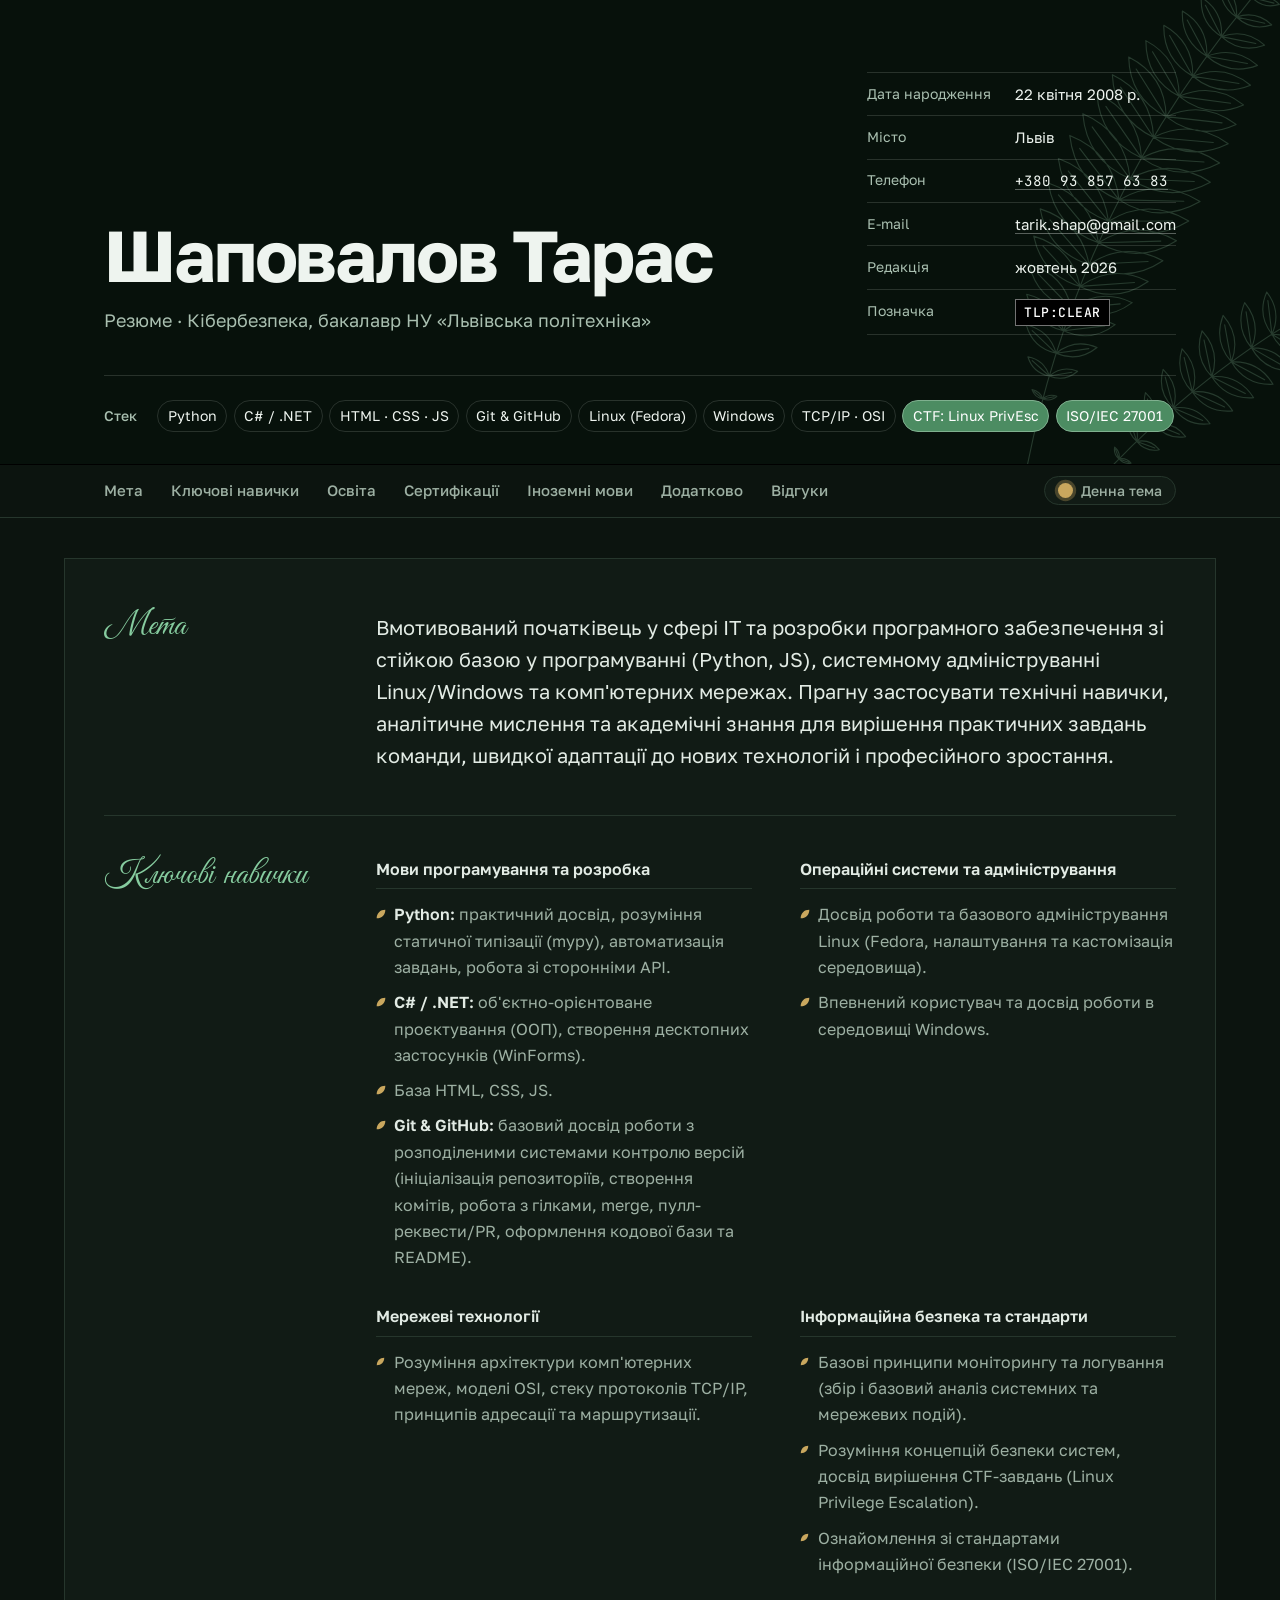
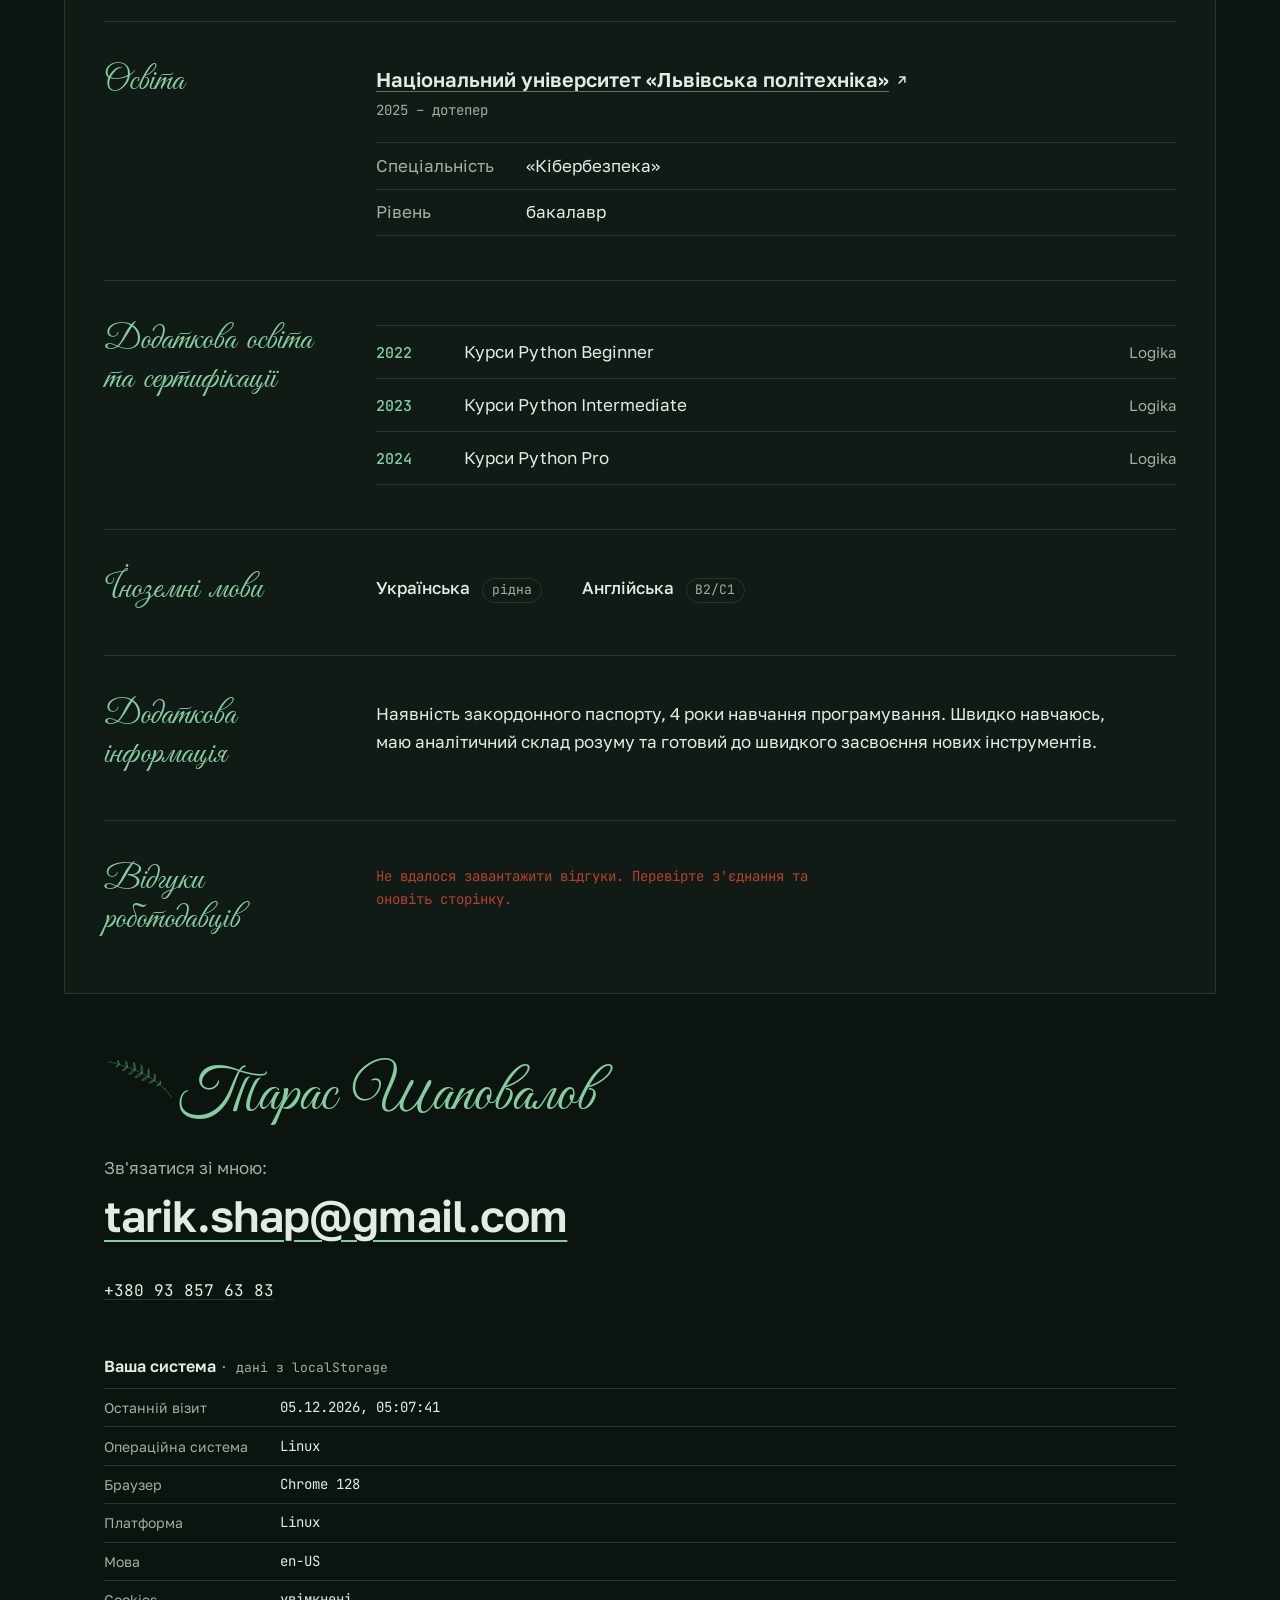
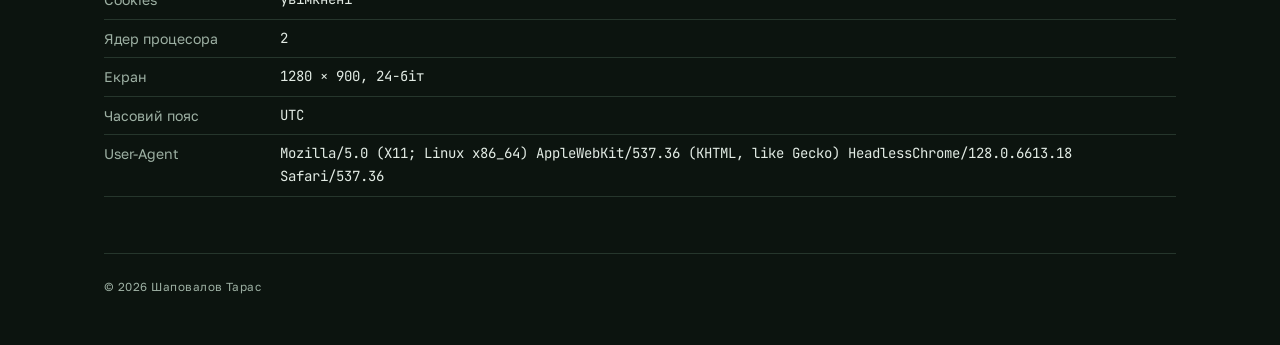
<file: index.html>
<!DOCTYPE html>
<html lang="uk">
<head>
    <meta charset="UTF-8">
    <meta name="viewport" content="width=device-width, initial-scale=1.0">
    <meta name="description" content="Резюме Тараса Шаповалова — початківця у сфері IT та розробки програмного забезпечення">
    <meta name="author" content="Шаповалов Тарас">
    <meta name="theme-color" content="#10261A">
    <title>Резюме — Шаповалов Тарас</title>

    <link rel="preconnect" href="https://fonts.googleapis.com">
    <link rel="preconnect" href="https://fonts.gstatic.com" crossorigin>
    <link rel="stylesheet" href="https://fonts.googleapis.com/css2?family=Golos+Text:wght@400;500;600;700&family=Great+Vibes&family=JetBrains+Mono:wght@400;500&display=swap">

    <!-- Зовнішній спосіб: основна частина правил -->
    <link rel="stylesheet" href="styles.css">

    <!-- Лабораторна №4: скрипт підключено в head без defer, щоб тема
         встановилась до першого малювання сторінки (без «спалаху») -->
    <script src="script.js"></script>

    <!-- Внутрішній спосіб: стилі лише для друку -->
    <style>
        @media print {
            body { background: #fff; }
            .masthead { background: #fff; color: #000; border-bottom: 2px solid #000; }
            .masthead a, .meta dt, .identity__role, .stack li { color: #000; }
            .meta dt, .meta dd, .stack, .stack li { border-color: #999; }
            .stack li[data-group="sec"] { background: none; color: #000; border: 2px solid #000; }
            .tlp { background: none; color: #000; border-color: #000; }
            .toc, .masthead__fern { display: none; }
            .row { break-inside: avoid; }
            a[href^="http"]::after { display: none; }
        }
    </style>
</head>
<body>
    <header class="masthead" id="top">
        <svg class="masthead__fern" aria-hidden="true" focusable="false" xmlns="http://www.w3.org/2000/svg" viewBox="0 0 460 620" fill="none" stroke="currentColor" stroke-width="1.1" stroke-linecap="round" stroke-linejoin="round"><path d="M70.0 620.0Q110.0 300.0 330.0 50.0M81.9 545.8Q81.9 545.8 81.9 545.8Q81.9 545.8 81.9 545.8M81.9 545.8L81.9 545.8M81.9 545.8Q81.9 545.8 81.9 545.8Q81.9 545.8 81.9 545.8M81.9 545.8L81.9 545.8M86.7 522.5Q86.7 522.5 86.7 522.5Q86.7 522.5 86.7 522.5M86.7 522.5L86.7 522.5M86.7 522.5Q86.7 522.5 86.7 522.5Q86.7 522.5 86.7 522.5M86.7 522.5L86.7 522.5M92.1 499.4Q92.1 499.4 92.1 499.4Q92.1 499.4 92.1 499.4M92.1 499.4L92.1 499.4M92.1 499.4Q92.1 499.4 92.1 499.4Q92.1 499.4 92.1 499.4M92.1 499.4L92.1 499.4M97.9 476.5Q105.7 479.4 111.8 473.9Q104.1 471.0 97.9 476.5M97.9 476.5L109.1 474.4M97.9 476.5Q95.3 468.7 87.2 467.3Q89.8 475.1 97.9 476.5M97.9 476.5L89.3 469.1M104.3 453.8Q119.7 459.9 132.4 449.1Q116.9 443.0 104.3 453.8M104.3 453.8L126.8 450.1M104.3 453.8Q99.4 437.9 83.1 434.7Q88.0 450.6 104.3 453.8M104.3 453.8L87.4 438.5M111.1 431.3Q133.1 440.5 151.6 425.5Q129.6 416.3 111.1 431.3M111.1 431.3L143.5 426.7M111.1 431.3Q104.7 408.4 81.5 403.2Q87.9 426.2 111.1 431.3M111.1 431.3L87.4 408.9M118.5 409.0Q145.9 421.3 169.6 402.9Q142.2 390.6 118.5 409.0M118.5 409.0L159.4 404.1M118.5 409.0Q111.1 379.9 81.9 372.8Q89.4 401.9 118.5 409.0M118.5 409.0L89.3 380.0M126.4 386.9Q158.2 402.1 186.5 381.1Q154.7 366.0 126.4 386.9M126.4 386.9L174.5 382.3M126.4 386.9Q118.5 352.6 84.5 343.4Q92.4 377.7 126.4 386.9M126.4 386.9L92.8 352.1M134.8 365.0Q170.0 382.8 202.3 360.1Q167.1 342.3 134.8 365.0M134.8 365.0L188.8 361.1M134.8 365.0Q126.8 326.3 88.9 315.2Q96.9 353.8 134.8 365.0M134.8 365.0L98.1 325.1M143.7 343.3Q181.4 363.4 216.9 339.6Q179.2 319.5 143.7 343.3M143.7 343.3L202.2 340.4M143.7 343.3Q136.0 301.2 95.3 288.2Q103.0 330.3 143.7 343.3M143.7 343.3L105.0 299.2M153.1 321.8Q192.3 343.9 230.3 319.7Q191.1 297.6 153.1 321.8M153.1 321.8L214.8 320.1M153.1 321.8Q146.0 277.3 103.4 262.6Q110.5 307.1 153.1 321.8M153.1 321.8L113.4 274.4M163.0 300.5Q202.8 324.2 242.5 300.2Q202.7 276.4 163.0 300.5M163.0 300.5L226.6 300.2M163.0 300.5Q156.8 254.5 113.3 238.3Q119.5 284.3 163.0 300.5M163.0 300.5L123.2 250.7M173.4 279.3Q213.1 304.2 253.7 280.9Q214.0 256.0 173.4 279.3M173.4 279.3L237.6 280.6M173.4 279.3Q168.2 232.8 124.6 215.4Q129.8 262.0 173.4 279.3M173.4 279.3L134.4 228.2M184.3 258.4Q223.1 284.0 263.9 261.8Q225.1 236.2 184.3 258.4M184.3 258.4L248.0 261.1M184.3 258.4Q180.2 212.2 137.5 194.0Q141.5 240.3 184.3 258.4M184.3 258.4L146.8 206.9M195.7 237.7Q232.9 263.4 273.1 242.7Q235.9 217.0 195.7 237.7M195.7 237.7L257.6 241.7M195.7 237.7Q192.8 192.6 151.5 173.9Q154.5 219.1 195.7 237.7M195.7 237.7L160.4 186.7M207.6 217.2Q242.7 242.6 281.6 223.7Q246.5 198.2 207.6 217.2M207.6 217.2L266.8 222.4M207.6 217.2Q205.8 173.9 166.8 155.2Q168.6 198.5 207.6 217.2M207.6 217.2L174.9 167.6M220.1 196.8Q252.4 221.5 289.4 204.5Q257.0 179.9 220.1 196.8M220.1 196.8L275.5 203.0M220.1 196.8Q219.2 156.2 183.0 137.8Q183.8 178.4 220.1 196.8M220.1 196.8L190.4 149.6M233.0 176.7Q262.3 200.1 296.7 185.2Q267.4 161.8 233.0 176.7M233.0 176.7L284.0 183.5M233.0 176.7Q233.1 139.2 200.0 121.5Q200.0 159.0 233.0 176.7M233.0 176.7L206.6 132.6M246.5 156.8Q272.4 178.4 303.7 165.7Q277.8 144.0 246.5 156.8M246.5 156.8L292.3 163.9M246.5 156.8Q247.3 123.0 217.8 106.3Q217.0 140.1 246.5 156.8M246.5 156.8L223.5 116.4M260.4 137.0Q282.8 156.6 310.6 146.0Q288.2 126.4 260.4 137.0M260.4 137.0L300.6 144.2M260.4 137.0Q261.8 107.3 236.2 92.1Q234.8 121.8 260.4 137.0M260.4 137.0L241.0 101.1M274.9 117.5Q293.7 134.6 317.6 126.0Q298.8 108.9 274.9 117.5M274.9 117.5L309.0 124.3M274.9 117.5Q276.6 92.1 255.0 78.7Q253.3 104.0 274.9 117.5M274.9 117.5L259.0 86.4M289.8 98.1Q305.0 112.5 324.7 105.9Q309.6 91.5 289.8 98.1M289.8 98.1L317.8 104.3M289.8 98.1Q291.7 77.4 274.2 65.9Q272.4 86.7 289.8 98.1M289.8 98.1L277.3 72.4M305.3 79.0Q316.8 90.4 332.3 85.6Q320.8 74.2 305.3 79.0M305.3 79.0L326.9 84.3M305.3 79.0Q307.1 62.9 293.7 53.7Q291.9 69.8 305.3 79.0M305.3 79.0L296.0 58.8"/><path d="M100.0 620.0Q240.0 440.0 440.0 350.0M139.3 572.6Q139.3 572.6 139.3 572.6Q139.3 572.6 139.3 572.6M139.3 572.6L139.3 572.6M139.3 572.6Q139.3 572.6 139.3 572.6Q139.3 572.6 139.3 572.6M139.3 572.6L139.3 572.6M156.1 554.0Q156.1 554.0 156.1 554.0Q156.1 554.0 156.1 554.0M156.1 554.0L156.1 554.0M156.1 554.0Q156.1 554.0 156.1 554.0Q156.1 554.0 156.1 554.0M156.1 554.0L156.1 554.0M173.4 536.0Q178.1 541.6 185.3 540.1Q180.5 534.5 173.4 536.0M173.4 536.0L182.9 539.3M173.4 536.0Q174.8 528.8 169.1 524.2Q167.7 531.4 173.4 536.0M173.4 536.0L170.0 526.5M191.0 518.6Q199.7 529.4 213.3 526.8Q204.6 516.0 191.0 518.6M191.0 518.6L208.9 525.2M191.0 518.6Q194.1 505.0 183.6 495.9Q180.5 509.5 191.0 518.6M191.0 518.6L185.0 500.5M209.0 501.7Q220.5 516.9 239.4 513.9Q227.8 498.7 209.0 501.7M209.0 501.7L233.3 511.4M209.0 501.7Q213.7 483.2 199.6 470.3Q194.9 488.8 209.0 501.7M209.0 501.7L201.5 476.6M227.4 485.4Q240.8 504.1 263.6 501.1Q250.2 482.4 227.4 485.4M227.4 485.4L256.3 497.9M227.4 485.4Q233.7 463.2 217.1 447.2Q210.8 469.4 227.4 485.4M227.4 485.4L219.2 454.9M246.1 469.6Q260.5 490.9 286.0 488.3Q271.7 467.0 246.1 469.6M246.1 469.6L278.0 484.5M246.1 469.6Q253.9 445.2 235.9 426.8Q228.2 451.3 246.1 469.6M246.1 469.6L237.9 435.4M265.3 454.5Q279.8 477.3 306.8 475.3Q292.2 452.4 265.3 454.5M265.3 454.5L298.5 471.1M265.3 454.5Q274.1 428.9 255.7 409.0Q246.9 434.6 265.3 454.5M265.3 454.5L257.6 418.1M284.8 439.9Q298.7 463.3 326.0 462.0Q312.0 438.6 284.8 439.9M284.8 439.9L317.7 457.6M284.8 439.9Q294.4 414.4 276.5 393.8Q266.8 419.4 284.8 439.9M284.8 439.9L278.1 403.1M304.7 425.9Q317.5 448.9 343.9 448.4Q331.0 425.3 304.7 425.9M304.7 425.9L336.1 443.9M304.7 425.9Q314.7 401.5 297.9 381.1Q287.9 405.5 304.7 425.9M304.7 425.9L299.3 390.1M324.9 412.4Q336.3 434.1 360.8 434.3Q349.5 412.6 324.9 412.4M324.9 412.4L353.7 429.9M324.9 412.4Q334.9 390.0 319.8 370.6Q309.9 393.1 324.9 412.4M324.9 412.4L320.9 379.0M345.6 399.5Q355.2 419.2 377.0 420.0Q367.5 400.3 345.6 399.5M345.6 399.5L370.7 415.9M345.6 399.5Q355.0 379.8 342.1 362.2Q332.6 381.9 345.6 399.5M345.6 399.5L342.8 369.6M366.6 387.2Q374.3 404.1 392.8 405.3Q385.2 388.4 366.6 387.2M366.6 387.2L387.6 401.7M366.6 387.2Q375.1 370.7 364.5 355.4Q356.1 371.9 366.6 387.2M366.6 387.2L365.0 361.8M388.1 375.4Q393.8 389.1 408.5 390.5Q402.8 376.8 388.1 375.4M388.1 375.4L404.4 387.5M388.1 375.4Q395.2 362.4 387.1 350.0Q380.0 363.0 388.1 375.4M388.1 375.4L387.3 355.1M409.8 364.2Q413.8 374.3 424.5 375.6Q420.6 365.5 409.8 364.2M409.8 364.2L421.6 373.4M409.8 364.2Q415.3 354.9 409.7 345.7Q404.2 355.0 409.8 364.2M409.8 364.2L409.7 349.4"/></svg>
        <div class="masthead__inner">
            <div class="identity">
                <h1>Шаповалов Тарас</h1>
                <p class="identity__role">Резюме · Кібербезпека, бакалавр НУ «Львівська політехніка»</p>
            </div>

            <address class="meta">
                <dl>
                    <div>
                        <dt>Дата народження</dt>
                        <dd><time datetime="2008-04-22">22 квітня 2008 р.</time></dd>
                    </div>
                    <div>
                        <dt>Місто</dt>
                        <dd>Львів</dd>
                    </div>
                    <div>
                        <dt>Телефон</dt>
                        <dd><a href="tel:+380938576383">+380 93 857 63 83</a></dd>
                    </div>
                    <div>
                        <dt>E-mail</dt>
                        <dd><a href="mailto:tarik.shap@gmail.com">tarik.shap@gmail.com</a></dd>
                    </div>
                    <div>
                        <dt>Редакція</dt>
                        <dd><time datetime="2026-10">жовтень 2026</time></dd>
                    </div>
                    <div>
                        <dt>Позначка</dt>
                        <dd><span class="tlp" title="Traffic Light Protocol: інформацію можна поширювати вільно">TLP:CLEAR</span></dd>
                    </div>
                </dl>
            </address>

            <div class="stack" aria-labelledby="stack-title">
                <h2 class="stack__title" id="stack-title">Стек</h2>
                <ul>
                    <li data-group="code">Python</li>
                    <li data-group="code">C# / .NET</li>
                    <li data-group="code">HTML · CSS · JS</li>
                    <li data-group="code">Git &amp; GitHub</li>
                    <li data-group="ops">Linux (Fedora)</li>
                    <li data-group="ops">Windows</li>
                    <li data-group="net">TCP/IP · OSI</li>
                    <li data-group="sec">CTF: Linux PrivEsc</li>
                    <li data-group="sec">ISO/IEC 27001</li>
                </ul>
            </div>
        </div>
    </header>

    <nav class="toc" aria-label="Зміст">
        <ul>
            <li><a href="#objective">Мета</a></li>
            <li><a href="#skills">Ключові навички</a></li>
            <li><a href="#education">Освіта</a></li>
            <li><a href="#certifications">Сертифікації</a></li>
            <li><a href="#languages">Іноземні мови</a></li>
            <li><a href="#additional">Додатково</a></li>
            <li><a href="#reviews">Відгуки</a></li>
            <li class="toc__theme">
                <button class="theme-toggle" id="theme-toggle" type="button" aria-pressed="false">
                    <span class="theme-toggle__icon" aria-hidden="true"></span>
                    <span class="theme-toggle__label">Нічна тема</span>
                </button>
            </li>
        </ul>
    </nav>

    <main class="sheet">
        <section id="objective" class="row">
            <h2>Мета</h2>
            <div class="row__body">
                <p>
                    Вмотивований початківець у сфері IT та розробки програмного забезпечення зі стійкою базою
                    у програмуванні (Python, JS), системному адмініструванні Linux/Windows та комп'ютерних мережах.
                    Прагну застосувати технічні навички, аналітичне мислення та академічні знання для вирішення
                    практичних завдань команди, швидкої адаптації до нових технологій і професійного зростання.
                </p>
            </div>
        </section>

        <section id="skills" class="row">
            <h2>Ключові навички</h2>

            <div class="row__body skills">
                <section class="skill-group">
                    <h3>Мови програмування та розробка</h3>
                    <ul>
                        <li>
                            <strong>Python:</strong> практичний досвід, розуміння статичної типізації (mypy),
                            автоматизація завдань, робота зі сторонніми API.
                        </li>
                        <li>
                            <strong>C# / .NET:</strong> об'єктно-орієнтоване проєктування (ООП), створення
                            десктопних застосунків (WinForms).
                        </li>
                        <li>База HTML, CSS, JS.</li>
                        <li>
                            <strong>Git &amp; GitHub:</strong> базовий досвід роботи з розподіленими системами
                            контролю версій (ініціалізація репозиторіїв, створення комітів, робота з гілками, merge,
                            пулл-реквести/PR, оформлення кодової бази та README).
                        </li>
                    </ul>
                </section>

                <section class="skill-group">
                    <h3>Операційні системи та адміністрування</h3>
                    <ul>
                        <li>
                            Досвід роботи та базового адміністрування Linux (Fedora, налаштування та кастомізація
                            середовища).
                        </li>
                        <li>Впевнений користувач та досвід роботи в середовищі Windows.</li>
                    </ul>
                </section>

                <section class="skill-group">
                    <h3>Мережеві технології</h3>
                    <ul>
                        <li>
                            Розуміння архітектури комп'ютерних мереж, моделі OSI, стеку протоколів TCP/IP,
                            принципів адресації та маршрутизації.
                        </li>
                    </ul>
                </section>

                <section class="skill-group">
                    <h3>Інформаційна безпека та стандарти</h3>
                    <ul>
                        <li>
                            Базові принципи моніторингу та логування (збір і базовий аналіз системних та мережевих
                            подій).
                        </li>
                        <li>
                            Розуміння концепцій безпеки систем, досвід вирішення CTF-завдань (Linux Privilege
                            Escalation).
                        </li>
                        <li>Ознайомлення зі стандартами інформаційної безпеки (ISO/IEC 27001).</li>
                    </ul>
                </section>
            </div>
        </section>

        <section id="education" class="row">
            <h2>Освіта</h2>
            <div class="row__body">
                <article class="school">
                    <h3>
                        <a href="https://lpnu.ua/">Національний університет «Львівська політехніка»</a>
                    </h3>
                    <p class="school__period"><time datetime="2025">2025</time> – дотепер</p>
                    <dl class="facts">
                        <div>
                            <dt>Спеціальність</dt>
                            <dd>«Кібербезпека»</dd>
                        </div>
                        <div>
                            <dt>Рівень</dt>
                            <dd>бакалавр</dd>
                        </div>
                    </dl>
                </article>
            </div>
        </section>

        <section id="certifications" class="row">
            <h2>Додаткова освіта та сертифікації</h2>
            <div class="row__body">
                <ol class="timeline">
                    <li><time datetime="2022">2022</time> <span>Курси Python Beginner</span> <span class="org">Logika</span></li>
                    <li><time datetime="2023">2023</time> <span>Курси Python Intermediate</span> <span class="org">Logika</span></li>
                    <li><time datetime="2024">2024</time> <span>Курси Python Pro</span> <span class="org">Logika</span></li>
                </ol>
            </div>
        </section>

        <section id="languages" class="row">
            <h2>Іноземні мови</h2>
            <div class="row__body">
                <ul class="langs">
                    <li>Українська <span class="level">рідна</span></li>
                    <li>Англійська <span class="level">B2/C1</span></li>
                </ul>
            </div>
        </section>

        <section id="additional" class="row">
            <h2>Додаткова інформація</h2>
            <div class="row__body">
                <p>
                    Наявність закордонного паспорту, 4 роки навчання програмування. Швидко навчаюсь, маю
                    аналітичний склад розуму та готовий до швидкого засвоєння нових інструментів.
                </p>
            </div>
        </section>

        <section id="reviews" class="row">
            <h2>Відгуки роботодавців</h2>
            <div class="row__body">
                <!-- Наповнюється з JSONPlaceholder у script.js -->
                <p class="reviews__status" id="reviews-status" role="status">Завантаження відгуків…</p>
                <ol class="reviews" id="reviews-list"></ol>
            </div>
        </section>
    </main>

    <footer class="closing">
        <div class="closing__inner">
            <p class="signature" aria-hidden="true"><svg class="signature__sprig" aria-hidden="true" focusable="false" xmlns="http://www.w3.org/2000/svg" viewBox="0 0 170 120" fill="none" stroke="currentColor" stroke-width="1.2" stroke-linecap="round" stroke-linejoin="round"><path d="M10.0 110.0Q50.0 50.0 160.0 25.0M26.7 89.5Q26.7 89.5 26.7 89.5Q26.7 89.5 26.7 89.5M26.7 89.5L26.7 89.5M26.7 89.5Q26.7 89.5 26.7 89.5Q26.7 89.5 26.7 89.5M26.7 89.5L26.7 89.5M37.9 79.1Q41.0 82.9 45.7 81.7Q42.6 77.9 37.9 79.1M37.9 79.1L44.1 81.2M37.9 79.1Q39.9 74.7 36.7 71.0Q34.7 75.5 37.9 79.1M37.9 79.1L36.9 72.7M50.5 69.5Q55.5 76.9 64.4 75.5Q59.4 68.0 50.5 69.5M50.5 69.5L61.6 74.3M50.5 69.5Q54.9 61.6 49.6 54.4Q45.2 62.2 50.5 69.5M50.5 69.5L49.8 57.4M64.5 60.5Q70.1 70.3 81.3 69.4Q75.8 59.6 64.5 60.5M64.5 60.5L78.0 67.6M64.5 60.5Q70.8 51.1 64.9 41.4Q58.6 50.8 64.5 60.5M64.5 60.5L64.8 45.2M79.9 52.2Q85.0 63.0 96.9 62.9Q91.9 52.1 79.9 52.2M79.9 52.2L93.5 60.7M79.9 52.2Q87.3 42.8 81.8 32.2Q74.5 41.6 79.9 52.2M79.9 52.2L81.4 36.2M96.8 44.6Q100.8 54.8 111.8 55.5Q107.8 45.2 96.8 44.6M96.8 44.6L108.8 53.3M96.8 44.6Q104.1 36.4 99.7 26.3Q92.4 34.5 96.8 44.6M96.8 44.6L99.1 29.9M115.0 37.7Q117.7 46.2 126.6 47.2Q123.9 38.8 115.0 37.7M115.0 37.7L124.3 45.3M115.0 37.7Q121.3 31.4 118.2 23.0Q111.9 29.3 115.0 37.7M115.0 37.7L117.6 25.9M134.6 31.5Q136.2 37.4 142.2 38.4Q140.6 32.5 134.6 31.5M134.6 31.5L140.7 37.0M134.6 31.5Q139.1 27.4 137.3 21.6Q132.8 25.7 134.6 31.5M134.6 31.5L136.8 23.6"/></svg><span>Тарас Шаповалов</span></p>
            <p class="closing__lead">Зв'язатися зі мною:</p>
            <a class="contact-link contact-link--vine" href="mailto:tarik.shap@gmail.com">tarik.shap@gmail.com<svg class="vine" viewBox="0 0 462 44" aria-hidden="true" focusable="false"><path class="vine__stem" pathLength="1" d="M2.0 17.0 L8.0 18.0 L14.0 18.4 L20.0 18.1 L26.0 17.1 L32.0 15.5 L38.0 13.8 L44.0 12.0 L50.0 10.6 L56.0 9.8 L62.0 9.6 L68.0 10.2 L74.0 11.4 L80.0 13.0 L86.0 14.8 L92.0 16.5 L98.0 17.7 L104.0 18.3 L110.0 18.3 L116.0 17.5 L122.0 16.1 L128.0 14.4 L134.0 12.6 L140.0 11.0 L146.0 10.0 L152.0 9.6 L158.0 9.9 L164.0 10.9 L170.0 12.5 L176.0 14.2 L182.0 16.0 L188.0 17.4 L194.0 18.2 L200.0 18.4 L206.0 17.8 L212.0 16.6 L218.0 15.0 L224.0 13.2 L230.0 11.5 L236.0 10.3 L242.0 9.7 L248.0 9.7 L254.0 10.5 L260.0 11.9 L266.0 13.6 L272.0 15.4 L278.0 17.0 L284.0 18.0 L290.0 18.4 L296.0 18.1 L302.0 17.1 L308.0 15.5 L314.0 13.8 L320.0 12.0 L326.0 10.6 L332.0 9.8 L338.0 9.6 L344.0 10.2 L350.0 11.4 L356.0 13.0 L362.0 14.8 L368.0 16.5 L374.0 17.7 L380.0 18.3 L386.0 18.3 L392.0 17.5 L398.0 16.1 L404.0 14.4 L410.0 12.6 L416.0 11.0 L422.0 10.0 L428.0 9.6 L434.0 9.9 L440.0 10.9 L446.0 12.5 L452.0 14.2"/><path class="vine__tendril" pathLength="1" d="M76.0 9.4 L76.9 9.2 L77.7 8.9 L78.4 8.6 L79.1 8.3 L79.7 7.9 L80.3 7.5 L80.8 7.0 L81.1 6.6 L81.4 6.1 L81.6 5.6 L81.8 5.1 L81.8 4.6 L81.8 4.2 L81.7 3.7 L81.5 3.3 L81.3 2.9 L81.0 2.5 L80.6 2.1 L80.3 1.8 L79.8 1.5 L79.4 1.3 L79.0 1.1 L78.5 0.9 L78.1 0.8 L77.6 0.7 L77.2 0.6 L76.8 0.6 L76.4 0.6 L76.1 0.6 L75.7 0.7 L75.5 0.7 L75.3 0.8 L75.1 0.9 L75.0 1.0 L74.9 1.0 L74.8 1.1 L74.8 1.2 L74.9 1.3 L75.0 1.3"/><path class="vine__tendril" pathLength="1" d="M190.0 16.8 L190.9 17.0 L191.7 17.2 L192.4 17.5 L193.1 17.9 L193.7 18.3 L194.3 18.7 L194.8 19.2 L195.1 19.6 L195.4 20.1 L195.6 20.6 L195.8 21.1 L195.8 21.6 L195.8 22.0 L195.7 22.5 L195.5 22.9 L195.3 23.3 L195.0 23.7 L194.6 24.1 L194.3 24.4 L193.8 24.6 L193.4 24.9 L193.0 25.1 L192.5 25.3 L192.1 25.4 L191.6 25.5 L191.2 25.6 L190.8 25.6 L190.4 25.6 L190.1 25.6 L189.7 25.5 L189.5 25.5 L189.3 25.4 L189.1 25.3 L189.0 25.2 L188.9 25.1 L188.8 25.0 L188.8 25.0 L188.9 24.9 L189.0 24.8"/><path class="vine__tendril" pathLength="1" d="M304.0 17.3 L304.9 17.1 L305.7 16.8 L306.4 16.5 L307.1 16.1 L307.7 15.7 L308.3 15.3 L308.8 14.9 L309.1 14.4 L309.4 13.9 L309.6 13.4 L309.8 13.0 L309.8 12.5 L309.8 12.0 L309.7 11.6 L309.5 11.1 L309.3 10.7 L309.0 10.3 L308.6 10.0 L308.3 9.7 L307.8 9.4 L307.4 9.1 L307.0 8.9 L306.5 8.8 L306.1 8.6 L305.6 8.5 L305.2 8.5 L304.8 8.4 L304.4 8.4 L304.1 8.5 L303.7 8.5 L303.5 8.6 L303.3 8.6 L303.1 8.7 L303.0 8.8 L302.9 8.9 L302.8 9.0 L302.8 9.1 L302.9 9.1 L303.0 9.2"/><path class="vine__tendril" pathLength="1" d="M418.0 13.4 L418.9 13.6 L419.7 13.9 L420.4 14.2 L421.1 14.5 L421.7 14.9 L422.3 15.3 L422.8 15.8 L423.1 16.2 L423.4 16.7 L423.6 17.2 L423.8 17.7 L423.8 18.2 L423.8 18.6 L423.7 19.1 L423.5 19.5 L423.3 19.9 L423.0 20.3 L422.6 20.7 L422.3 21.0 L421.8 21.3 L421.4 21.5 L421.0 21.7 L420.5 21.9 L420.1 22.0 L419.6 22.1 L419.2 22.2 L418.8 22.2 L418.4 22.2 L418.1 22.2 L417.7 22.1 L417.5 22.1 L417.3 22.0 L417.1 21.9 L417.0 21.8 L416.9 21.8 L416.8 21.7 L416.8 21.6 L416.9 21.5 L417.0 21.5"/><path class="vine__leaf vine__leaf--up" d="M30.0 16.1Q41.1 15.5 42.4 4.5Q31.4 5.1 30.0 16.1Z"/><path class="vine__leaf vine__leaf--down" d="M68.0 10.2Q69.4 21.2 80.4 21.8Q79.1 10.8 68.0 10.2Z"/><path class="vine__leaf vine__leaf--up" d="M106.0 18.4Q117.1 17.8 118.4 6.8Q107.4 7.4 106.0 18.4Z"/><path class="vine__leaf vine__leaf--down" d="M144.0 10.3Q145.4 21.3 156.4 21.9Q155.1 10.8 144.0 10.3Z"/><path class="vine__leaf vine__leaf--up" d="M182.0 16.0Q193.1 15.4 194.4 4.4Q183.4 4.9 182.0 16.0Z"/><path class="vine__leaf vine__leaf--down" d="M220.0 14.4Q221.4 25.4 232.4 26.0Q231.1 14.9 220.0 14.4Z"/><path class="vine__leaf vine__leaf--up" d="M258.0 11.4Q269.1 10.8 270.4 -0.2Q259.4 0.4 258.0 11.4Z"/><path class="vine__leaf vine__leaf--down" d="M296.0 18.1Q297.4 29.1 308.4 29.6Q307.1 18.6 296.0 18.1Z"/><path class="vine__leaf vine__leaf--up" d="M334.0 9.7Q345.1 9.1 346.4 -1.9Q335.4 -1.4 334.0 9.7Z"/><path class="vine__leaf vine__leaf--down" d="M372.0 17.4Q373.4 28.4 384.4 29.0Q383.1 17.9 372.0 17.4Z"/><path class="vine__leaf vine__leaf--up" d="M410.0 12.6Q417.2 12.2 418.0 5.1Q410.9 5.5 410.0 12.6Z"/></svg></a>
            <a class="contact-link contact-link--quiet" href="tel:+380938576383">+380 93 857 63 83</a>

            <!-- Вміст localStorage виводиться сюди зі script.js -->
            <section class="sysinfo" aria-labelledby="sysinfo-title">
                <h2 class="sysinfo__title" id="sysinfo-title">Ваша система <span>· дані з localStorage</span></h2>
                <dl class="sysinfo__list" id="sysinfo-list"></dl>
            </section>

            <!-- Вбудований (inline) спосіб підключення стилів -->
            <p class="closing__copy"><small style="letter-spacing: 0.04em;">&copy; 2026 Шаповалов Тарас</small></p>
        </div>
    </footer>

    <!-- Форма зворотного зв'язку: відкривається через 1 хвилину на сайті -->
    <dialog class="feedback" id="feedback" aria-labelledby="feedback-title">
        <div class="feedback__head">
            <h2 class="feedback__title" id="feedback-title">Напишіть мені</h2>
            <button class="feedback__close" id="feedback-close" type="button" aria-label="Закрити форму">&times;</button>
        </div>
        <p class="feedback__lead">Маєте пропозицію чи питання? Лист прийде мені на пошту.</p>

        <!-- Дані форми надсилає на пошту сервіс Formspree -->
        <form class="feedback__form" action="https://formspree.io/f/mkjjnwvb" method="POST">
            <label class="field">
                <span class="field__label">Ім'я</span>
                <input class="field__input" type="text" name="name" autocomplete="name" required>
            </label>
            <label class="field">
                <span class="field__label">Email</span>
                <input class="field__input" type="email" name="email" autocomplete="email" required>
            </label>
            <label class="field">
                <span class="field__label">Номер телефону</span>
                <input class="field__input" type="tel" name="phone" autocomplete="tel" placeholder="+380 __ ___ __ __">
            </label>
            <label class="field">
                <span class="field__label">Повідомлення</span>
                <textarea class="field__input" name="message" rows="5" required></textarea>
            </label>
            <button class="feedback__submit" type="submit">Надіслати</button>
        </form>
    </dialog>
</body>
</html>
</file>
<file: styles.css>
/* =========================================================
   Резюме — Шаповалов Тарас
   Лабораторна робота №3, частина 1: зовнішня таблиця стилів.
   Світ: бюлетень безпеки (security advisory).

   Зміст файлу:
     1. Токени (кольори, шрифти, розміри)
     2. Скидання та блокова модель
     3. Базові стилі тегів
     4. Шапка (masthead): ім'я, метадані, стек
     5. Зміст (sticky-навігація)
     6. Аркуш і рядки розділів (Grid)
     7. Вміст розділів
     8. Підвал і контакти
     9. Стани взаємодії та поверхні браузера
    10. Лабораторна №4: тема, відгуки, системна інформація, модальне вікно
    11. Адаптивність (медіазапити)
   ========================================================= */


/* ---------- 1. Токени ---------- */

:root {
    --paper: #edf1ec;
    --sheet: #ffffff;
    --ink: #15201a;
    --ink-2: #4b5a51;
    --rule: #d2dbd4;
    --accent: #1f5135;
    --accent-2: #3e7b54;
    --brass: #b08a3e;
    --accent-ink: #153a26;
    --accent-wash: #e2ede5;

    --mast: #10261a;
    --mast-ink: #eef4ef;
    --mast-ink-2: #a9bfb0;
    --mast-rule: rgba(238, 244, 239, 0.18);

    --font-text: "Golos Text", "Segoe UI", system-ui, sans-serif;
    --font-data: "JetBrains Mono", ui-monospace, Consolas, monospace;
    --font-script: "Great Vibes", "Segoe Script", cursive;

    --leaf: url("data:image/svg+xml,%3Csvg xmlns='http://www.w3.org/2000/svg' viewBox='0 0 12 12'%3E%3Cpath d='M1 11C1 5 5 1 11 1c0 6-4 10-10 10z'/%3E%3C/svg%3E");
    --grain: url("data:image/svg+xml,%3Csvg xmlns='http://www.w3.org/2000/svg' width='160' height='160'%3E%3Cfilter id='n'%3E%3CfeTurbulence type='fractalNoise' baseFrequency='.9' numOctaves='2' stitchTiles='stitch'/%3E%3CfeColorMatrix values='0 0 0 0 .12 0 0 0 0 .32 0 0 0 0 .2 0 0 0 .07 0'/%3E%3C/filter%3E%3Crect width='100%25' height='100%25' filter='url(%23n)'/%3E%3C/svg%3E");

    --wrap: 72rem;
    --gutter: clamp(1rem, 4vw, 2.5rem);
    --label-col: 14rem;
    --toc-h: 3.25rem;

    --ease-out: cubic-bezier(0.23, 1, 0.32, 1);
    --ease-grow: cubic-bezier(0.34, 1.45, 0.64, 1);

    color-scheme: light;
}

/* Нічна тема (лаб. №4): ті самі токени, перевизначені для темного фону.
   Атрибут data-theme на <html> ставить script.js */
:root[data-theme="dark"] {
    --paper: #0c140f;
    --sheet: #111b15;
    --ink: #e2ebe4;
    --ink-2: #9db0a3;
    --rule: #26362c;
    --accent: #86cc9f;
    --accent-2: #4c8c62;
    --brass: #c9a75e;
    --accent-ink: #b4e5c4;
    --accent-wash: #1a2c20;

    --mast: #07110b;
    --mast-rule: rgba(238, 244, 239, 0.14);

    --grain: none;

    color-scheme: dark;
}


/* ---------- 2. Скидання та блокова модель ---------- */

*,
*::before,
*::after {
    box-sizing: border-box;
}

html {
    scroll-padding-top: calc(var(--toc-h) + 1rem);
    -webkit-text-size-adjust: 100%;
    text-size-adjust: 100%;
}

@media (prefers-reduced-motion: no-preference) {
    html {
        scroll-behavior: smooth;
    }
}


/* ---------- 3. Базові стилі тегів ---------- */

body {
    margin: 0;
    background: var(--grain), var(--paper);
    color: var(--ink);
    font-family: var(--font-text);
    font-size: 1.0625rem;
    line-height: 1.65;
    -webkit-font-smoothing: antialiased;
}

h1,
h2,
h3 {
    margin: 0;
    line-height: 1.2;
    text-wrap: balance;
}

p {
    margin: 0;
    text-wrap: pretty;
}

ul,
ol {
    margin: 0;
    padding: 0;
    list-style: none;
}

dl,
dd {
    margin: 0;
}

address {
    font-style: normal;
}

strong {
    font-weight: 600;
}

time {
    font-variant-numeric: tabular-nums;
}

a {
    color: var(--accent);
    text-decoration-line: underline;
    text-decoration-thickness: 1px;
    text-underline-offset: 0.2em;
    text-decoration-color: color-mix(in srgb, currentColor 40%, transparent);
    transition: color 150ms ease, text-decoration-color 150ms ease;
}


/* ---------- 4. Шапка ---------- */

.masthead {
    position: relative;
    overflow: hidden;
    background: var(--mast);
    color: var(--mast-ink);
    border-bottom: 1px solid #000;
}

/* Ботанічна гравюра: декоративна папороть за вмістом шапки */
.masthead__fern {
    position: absolute;
    right: max(-8rem, calc((100% - var(--wrap)) / 2 - 15rem));
    bottom: -5rem;
    width: auto;
    height: 135%;
    color: #6f9a7d;
    opacity: 0.3;
    pointer-events: none;
}

.masthead__inner {
    position: relative;
    display: grid;
    grid-template-columns: minmax(0, 1fr) auto;
    grid-template-areas:
        "identity meta"
        "stack    stack";
    gap: 2.5rem 4rem;
    max-width: var(--wrap);
    margin: 0 auto;
    padding: clamp(2.5rem, 6vw, 4.5rem) var(--gutter) 2rem;
}

.identity {
    grid-area: identity;
    align-self: end;
}

h1 {
    font-size: clamp(2.5rem, 4.5vw + 1rem, 4.5rem);
    font-weight: 700;
    letter-spacing: -0.03em;
    line-height: 1;
}

.identity__role {
    margin-top: 0.9rem;
    color: var(--mast-ink-2);
    font-size: 1.125rem;
}

/* Метадані: пари «ключ — значення» як у бюлетені */
.meta {
    grid-area: meta;
    align-self: end;
}

.meta dl {
    display: grid;
    grid-template-columns: auto auto;
    column-gap: 0;
    border-top: 1px solid var(--mast-rule);
}

.meta dl > div {
    display: contents;
}

.meta dt,
.meta dd {
    padding: 0.55rem 0;
    border-bottom: 1px solid var(--mast-rule);
}

.meta dt {
    padding-right: 1.5rem;
    color: var(--mast-ink-2);
    font-size: 0.875rem;
}

.meta dd {
    font-size: 0.9375rem;
}

.masthead a {
    color: var(--mast-ink);
    text-decoration-color: rgba(238, 244, 239, 0.35);
}

.tlp {
    display: inline-block;
    padding: 0.1rem 0.5rem;
    border: 1px solid rgba(255, 255, 255, 0.45);
    background: #000;
    color: #fff;
    font-family: var(--font-data);
    font-size: 0.8125rem;
    font-weight: 500;
    letter-spacing: 0.04em;
}

/* Стек: навички на перший погляд */
.stack {
    grid-area: stack;
    display: flex;
    align-items: baseline;
    gap: 1.25rem;
    padding-top: 1.5rem;
    border-top: 1px solid var(--mast-rule);
}

.stack__title {
    flex: none;
    color: var(--mast-ink-2);
    font-size: 0.875rem;
    font-weight: 500;
}

.stack ul {
    display: flex;
    flex-wrap: wrap;
    gap: 0.4rem;
}

.stack li {
    padding: 0.3rem 0.6rem;
    border: 1px solid var(--mast-rule);
    border-radius: 999px;
    font-size: 0.875rem;
    line-height: 1.4;
    white-space: nowrap;
}

/* Селектор атрибута: напрям «безпека» виділено як головний профіль */
.stack li[data-group="sec"] {
    border-color: #7fb08f;
    background: var(--accent-2);
    color: #fff;
}


/* ---------- 5. Зміст ---------- */

.toc {
    position: sticky;
    top: 0;
    z-index: 10;
    background: var(--paper);
    border-bottom: 1px solid var(--rule);
}

.toc ul {
    display: flex;
    gap: 1.75rem;
    max-width: var(--wrap);
    height: var(--toc-h);
    margin: 0 auto;
    padding: 0 var(--gutter);
    overflow-x: auto;
    scrollbar-width: none;
}

.toc a {
    display: flex;
    align-items: center;
    position: relative;
    height: 100%;
    color: var(--ink-2);
    font-size: 0.9375rem;
    font-weight: 500;
    text-decoration: none;
    white-space: nowrap;
    transition: color 150ms ease, transform 160ms var(--ease-out);
}


/* ---------- 6. Аркуш і рядки (CSS Grid) ---------- */

.sheet {
    max-width: var(--wrap);
    margin: 2.5rem auto 0;
    padding: 0.5rem calc(var(--gutter) - 1px);
    background: var(--sheet);
    border: 1px solid var(--rule);
}

.row {
    display: grid;
    grid-template-columns: var(--label-col) minmax(0, 1fr);
    gap: 1rem 3rem;
    padding: 2.75rem 0;
    border-top: 1px solid var(--rule);
}

.row:first-child {
    border-top: 0;
}

.row > h2 {
    position: sticky;
    top: calc(var(--toc-h) + 1.25rem);
    align-self: start;
    margin: -0.35rem -0.5rem 0;
    padding: 0.1rem 0.5rem;
    color: var(--accent);
    font-family: var(--font-script);
    font-size: 2.125rem;
    font-weight: 400;
    line-height: 1.15;
    word-spacing: 0.12em;
}

.row__body {
    min-width: 0;
}

.row__body > p {
    max-width: 68ch;
}

/* Провідний рядок: мета читається першою */
#objective .row__body > p {
    font-size: 1.25rem;
    line-height: 1.6;
}


/* ---------- 7. Вміст розділів ---------- */

/* Навички: сітка з тонкими лініями, без карток */
.skills {
    display: grid;
    grid-template-columns: repeat(2, minmax(0, 1fr));
    gap: 2.25rem 3rem;
}

.skill-group h3 {
    margin-bottom: 0.75rem;
    padding-bottom: 0.6rem;
    border-bottom: 1px solid var(--rule);
    font-size: 1rem;
    font-weight: 600;
}

.skill-group li,
.langs li {
    position: relative;
}

.skill-group li {
    padding-left: 1.15rem;
    color: var(--ink-2);
    font-size: 1rem;
}

.skill-group li + li {
    margin-top: 0.55rem;
}

.skill-group li::before {
    content: "";
    position: absolute;
    left: 0;
    top: 0.5em;
    width: 0.6rem;
    height: 0.6rem;
    background: var(--brass);
    -webkit-mask: var(--leaf) center / contain no-repeat;
    mask: var(--leaf) center / contain no-repeat;
}

.skill-group strong {
    color: var(--ink);
}

/* Освіта */
.school h3 {
    font-size: 1.25rem;
    font-weight: 600;
    line-height: 1.35;
}

.school h3 a {
    color: var(--ink);
}

.school__period {
    margin-top: 0.35rem;
    color: var(--ink-2);
    font-family: var(--font-data);
    font-size: 0.875rem;
}

.facts {
    display: grid;
    grid-template-columns: max-content minmax(0, 1fr);
    gap: 0;
    margin-top: 1.25rem;
    border-top: 1px solid var(--rule);
}

.facts > div {
    display: contents;
}

.facts dt,
.facts dd {
    padding: 0.55rem 0;
    border-bottom: 1px solid var(--rule);
}

.facts dt {
    padding-right: 2rem;
    color: var(--ink-2);
}

/* Сертифікації: рік — назва — організація */
.timeline li {
    display: grid;
    grid-template-columns: 4.5rem minmax(0, 1fr) auto;
    align-items: baseline;
    gap: 1rem;
    padding: 0.75rem 0;
    border-bottom: 1px solid var(--rule);
}

.timeline li:first-child {
    border-top: 1px solid var(--rule);
}

.timeline time {
    color: var(--accent);
    font-family: var(--font-data);
    font-size: 0.9375rem;
    font-weight: 500;
}

.org {
    color: var(--ink-2);
    font-size: 0.9375rem;
}

/* Мови */
.langs {
    display: flex;
    flex-wrap: wrap;
    gap: 0.75rem 2.5rem;
}

.langs li {
    display: flex;
    align-items: baseline;
    gap: 0.75rem;
    font-weight: 500;
}

.level {
    padding: 0.05rem 0.55rem;
    border-radius: 999px;
    border: 1px solid var(--rule);
    color: var(--ink-2);
    font-family: var(--font-data);
    font-size: 0.8125rem;
    font-weight: 400;
}


/* ---------- 8. Підвал ---------- */

.closing__inner {
    display: flex;
    flex-direction: column;
    align-items: flex-start;
    gap: 0.5rem;
    max-width: var(--wrap);
    margin: 0 auto;
    padding: 4.5rem var(--gutter) 3rem;
}

.signature {
    display: flex;
    align-items: flex-end;
    gap: 0.25rem;
    margin-bottom: 1.25rem;
    color: var(--accent);
    font-family: var(--font-script);
    font-size: clamp(2.5rem, 4vw + 1rem, 3.75rem);
    line-height: 1;
    word-spacing: 0.12em;
}

.signature__sprig {
    width: 4.5rem;
    height: auto;
    color: var(--accent-2);
    transform: translateY(-0.4em) scaleX(-1);
}

.closing__lead {
    color: var(--ink-2);
}

.contact-link {
    display: inline-block;
    color: var(--ink);
    font-size: clamp(1.5rem, 3vw + 0.75rem, 2.75rem);
    font-weight: 600;
    letter-spacing: -0.02em;
    line-height: 1.2;
    text-decoration-thickness: 2px;
    text-underline-offset: 0.18em;
    text-decoration-color: var(--accent);
    transition: color 150ms ease, transform 160ms var(--ease-out);
}

.contact-link--quiet {
    font-family: var(--font-data);
    font-size: 1.0625rem;
    font-weight: 400;
    letter-spacing: 0;
    text-decoration-thickness: 1px;
    text-decoration-color: var(--rule);
}

.closing__copy {
    margin-top: 3rem;
    padding-top: 1.25rem;
    border-top: 1px solid var(--rule);
    align-self: stretch;
    color: var(--ink-2);
    font-size: 0.875rem;
}


/* ---------- 9. Стани та поверхні браузера ---------- */

/* Селектори атрибутів для типів посилань */
a[href^="tel:"] {
    font-family: var(--font-data);
    font-size: 0.95em;
    font-variant-numeric: tabular-nums;
}

a[href^="http"]::after {
    content: "";
    display: inline-block;
    width: 0.7em;
    height: 0.7em;
    margin-left: 0.3em;
    background: currentColor;
    -webkit-mask: url("data:image/svg+xml,%3Csvg xmlns='http://www.w3.org/2000/svg' viewBox='0 0 24 24' fill='none' stroke='black' stroke-width='2.5' stroke-linecap='round' stroke-linejoin='round'%3E%3Cpath d='M7 17 17 7M8 7h9v9'/%3E%3C/svg%3E") center / contain no-repeat;
    mask: url("data:image/svg+xml,%3Csvg xmlns='http://www.w3.org/2000/svg' viewBox='0 0 24 24' fill='none' stroke='black' stroke-width='2.5' stroke-linecap='round' stroke-linejoin='round'%3E%3Cpath d='M7 17 17 7M8 7h9v9'/%3E%3C/svg%3E") center / contain no-repeat;
}

/* :hover — лише на пристроях із точним вказівником */
@media (hover: hover) and (pointer: fine) {
    a:hover {
        color: var(--accent-ink);
        text-decoration-color: currentColor;
    }

    .masthead a:hover {
        color: #fff;
    }

    .toc a:hover {
        color: var(--ink);
    }

    .contact-link:hover {
        color: var(--accent);
    }
}

/* :focus-visible — помітне кільце для клавіатури */
a:focus-visible {
    outline: 2px solid var(--accent);
    outline-offset: 3px;
    border-radius: 2px;
}

.masthead a:focus-visible {
    outline-color: #fff;
}

.toc a:focus-visible {
    outline-offset: -2px;
}

/* :active — відгук на натискання */
.contact-link:active {
    transform: scale(0.97);
}

/* :target — підсвітка розділу, до якого перейшли зі змісту */

.row:target {
    border-top-color: var(--accent);
}

.row:target > h2 {
    color: var(--accent-ink);
    animation: cue 1.4s var(--ease-out);
}

@keyframes cue {
    from {
        background-color: var(--accent-wash);
    }

    to {
        background-color: transparent;
    }
}

::selection {
    background: var(--accent);
    color: #fff;
}

html {
    scrollbar-color: #9aaa9f var(--paper);
}

@media (prefers-reduced-motion: reduce) {
    .row:target > h2 {
        animation: none;
    }

    .contact-link:active {
        transform: none;
    }
}



/* ---------- 9a. Живі анімації: паростки та лоза ---------- */

/* Зміст: з-під пункту проростає стебло з листком на кінці */
.toc a::after,
.toc a::before {
    content: "";
    position: absolute;
    pointer-events: none;
}

.toc a::after {
    left: 0;
    right: 0.55rem;
    bottom: 0.7rem;
    height: 1.5px;
    border-radius: 1px;
    background: var(--accent-2);
    transform: scaleX(0);
    transform-origin: left center;
    transition: transform 160ms ease;
}

.toc a::before {
    right: 0;
    bottom: 0.7rem;
    width: 0.6rem;
    height: 0.6rem;
    background: var(--accent-2);
    -webkit-mask: var(--leaf) center / contain no-repeat;
    mask: var(--leaf) center / contain no-repeat;
    opacity: 0;
    transform: scale(0.4) rotate(-35deg);
    transform-origin: 0% 100%;
    transition: opacity 120ms ease, transform 160ms ease;
}

/* Лоза під e-mail: стебло малюється, листки розкриваються по черзі */
.contact-link--vine {
    position: relative;
    margin-bottom: 0.7em;
    transition: color 150ms ease, text-decoration-color 200ms ease, transform 160ms var(--ease-out);
}

.vine {
    position: absolute;
    left: 0;
    top: calc(100% - 0.2em);
    width: 100%;
    height: auto;
    overflow: visible;
    pointer-events: none;
}

.vine__stem,
.vine__tendril {
    fill: none;
    stroke-linecap: round;
    stroke-dasharray: 1;
    stroke-dashoffset: 1;
    transition: stroke-dashoffset 180ms ease;
}

.vine__stem {
    stroke: var(--accent-2);
    stroke-width: 1.6;
}

.vine__tendril {
    stroke: var(--brass);
    stroke-width: 1.1;
}

.vine__leaf {
    fill: var(--accent-2);
    opacity: 0;
    transform: scale(0.3) rotate(-25deg);
    transform-box: fill-box;
    transition: opacity 120ms ease, transform 180ms ease;
}

.vine__leaf--up {
    transform-origin: 0% 100%;
}

.vine__leaf--down {
    transform-origin: 0% 0%;
    transform: scale(0.3) rotate(25deg);
}

/* Телефон: поруч розпускається один латунний листок */
.contact-link--quiet::after {
    content: "";
    display: inline-block;
    width: 0.85em;
    height: 0.85em;
    margin-left: 0.4em;
    background: var(--brass);
    -webkit-mask: var(--leaf) center / contain no-repeat;
    mask: var(--leaf) center / contain no-repeat;
    opacity: 0;
    transform: scale(0.3) rotate(-40deg);
    transform-origin: 0% 100%;
    transition: opacity 120ms ease, transform 160ms ease;
}

/* Затримки: листок розкривається, коли до нього доросте стебло */
.vine__leaf:nth-of-type(6) { --d: 60ms; }
.vine__leaf:nth-of-type(7) { --d: 115ms; }
.vine__leaf:nth-of-type(8) { --d: 170ms; }
.vine__leaf:nth-of-type(9) { --d: 225ms; }
.vine__leaf:nth-of-type(10) { --d: 280ms; }
.vine__leaf:nth-of-type(11) { --d: 335ms; }
.vine__leaf:nth-of-type(12) { --d: 390ms; }
.vine__leaf:nth-of-type(13) { --d: 445ms; }
.vine__leaf:nth-of-type(14) { --d: 500ms; }
.vine__leaf:nth-of-type(15) { --d: 555ms; }
.vine__leaf:nth-of-type(16) { --d: 610ms; }
.vine__tendril:nth-of-type(2) { --d: 255ms; }
.vine__tendril:nth-of-type(3) { --d: 420ms; }
.vine__tendril:nth-of-type(4) { --d: 585ms; }
.vine__tendril:nth-of-type(5) { --d: 750ms; }

/* Стан «виросло»: наведення на точних пристроях */
@media (hover: hover) and (pointer: fine) {
    .toc a:hover::after {
        transform: scaleX(1);
        transition: transform 280ms var(--ease-out);
    }

    .toc a:hover::before {
        opacity: 1;
        transform: none;
        transition: opacity 160ms ease 180ms, transform 380ms var(--ease-grow) 180ms;
    }

    .contact-link--vine:hover {
        text-decoration-color: transparent;
    }

    .contact-link--vine:hover .vine__stem {
        stroke-dashoffset: 0;
        transition: stroke-dashoffset 720ms cubic-bezier(0.45, 0.05, 0.3, 1);
    }

    .contact-link--vine:hover .vine__tendril {
        stroke-dashoffset: 0;
        transition: stroke-dashoffset 420ms var(--ease-out) var(--d, 300ms);
    }

    .contact-link--vine:hover .vine__leaf {
        opacity: 1;
        transform: none;
        transition: opacity 160ms ease var(--d, 0ms), transform 420ms var(--ease-grow) var(--d, 0ms);
    }

    .contact-link--quiet:hover::after {
        opacity: 1;
        transform: none;
        transition: opacity 160ms ease, transform 380ms var(--ease-grow);
    }
}

/* ...і фокус з клавіатури */
.toc a:focus-visible::after {
    transform: scaleX(1);
    transition: transform 280ms var(--ease-out);
}

.toc a:focus-visible::before {
    opacity: 1;
    transform: none;
    transition: opacity 160ms ease 180ms, transform 380ms var(--ease-grow) 180ms;
}

.contact-link--vine:focus-visible {
    text-decoration-color: transparent;
}

.contact-link--vine:focus-visible .vine__stem {
    stroke-dashoffset: 0;
    transition: stroke-dashoffset 720ms cubic-bezier(0.45, 0.05, 0.3, 1);
}

.contact-link--vine:focus-visible .vine__tendril {
    stroke-dashoffset: 0;
    transition: stroke-dashoffset 420ms var(--ease-out) var(--d, 300ms);
}

.contact-link--vine:focus-visible .vine__leaf {
    opacity: 1;
    transform: none;
    transition: opacity 160ms ease var(--d, 0ms), transform 420ms var(--ease-grow) var(--d, 0ms);
}

.contact-link--quiet:focus-visible::after {
    opacity: 1;
    transform: none;
    transition: opacity 160ms ease, transform 380ms var(--ease-grow);
}

.toc a:active {
    transform: scale(0.97);
}

/* Менше руху: лоза просто проявляється, без росту */
@media (prefers-reduced-motion: reduce) {
    .toc a::after,
    .toc a::before,
    .vine__stem,
    .vine__tendril,
    .vine__leaf,
    .contact-link--quiet::after {
        transform: none !important;
        stroke-dashoffset: 0 !important;
        transition: opacity 200ms ease !important;
    }

    .toc a::after {
        opacity: 0;
    }

    .toc a:is(:hover, :focus-visible)::after {
        opacity: 1;
    }

    .vine {
        opacity: 0;
        transition: opacity 200ms ease;
    }

    .contact-link--vine:is(:hover, :focus-visible) .vine {
        opacity: 1;
    }

    .toc a:active {
        transform: none;
    }
}

/* ---------- 10. Лабораторна №4: JS-функціональність ---------- */

/* Плавна зміна кольорів при перемиканні теми */
body,
.toc,
.sheet,
.row,
.review {
    transition: background-color 250ms ease, border-color 250ms ease, color 250ms ease;
}

:root[data-theme="dark"] ::selection {
    color: var(--paper);
}

:root[data-theme="dark"] {
    scrollbar-color: #3a4d41 var(--paper);
}

/* Перемикач теми — праворуч у sticky-змісті; лишається видимим,
   навіть коли пункти змісту не вміщаються і гортаються вбік */
.toc__theme {
    position: sticky;
    right: 0;
    display: flex;
    align-items: center;
    margin-left: auto;
    padding-left: 1.25rem;
    background: linear-gradient(to right, transparent, var(--paper) 1.25rem);
}

.theme-toggle {
    display: inline-flex;
    align-items: center;
    gap: 0.5rem;
    padding: 0.35rem 0.8rem;
    border: 1px solid var(--rule);
    border-radius: 999px;
    background: var(--sheet);
    color: var(--ink-2);
    font: 500 0.875rem/1 var(--font-text);
    white-space: nowrap;
    cursor: pointer;
    transition: color 150ms ease, border-color 150ms ease, transform 160ms var(--ease-out);
}

/* Іконка: місяць у денній темі, сонце — у нічній */
.theme-toggle__icon {
    width: 0.95rem;
    height: 0.95rem;
    border-radius: 50%;
    box-shadow: inset -0.3rem -0.15rem 0 0 var(--accent);
    transition: box-shadow 250ms var(--ease-out), background-color 250ms ease;
}

:root[data-theme="dark"] .theme-toggle__icon {
    background: var(--brass);
    box-shadow: 0 0 0 0.2rem color-mix(in srgb, var(--brass) 30%, transparent);
}

.theme-toggle:focus-visible {
    outline: 2px solid var(--accent);
    outline-offset: 2px;
}

.theme-toggle:active {
    transform: scale(0.96);
}

/* Відгуки роботодавців */
.reviews__status {
    color: var(--ink-2);
    font-family: var(--font-data);
    font-size: 0.875rem;
}

.reviews__status.is-error {
    color: #b3412e;
}

.reviews {
    display: grid;
    gap: 1rem;
    margin-top: 1.25rem;
}

.review {
    padding: 1.25rem 1.4rem;
    border: 1px solid var(--rule);
    border-left: 3px solid var(--accent-2);
    background: var(--paper);
}

.review__body {
    margin: 0;
    color: var(--ink);
    font-size: 1rem;
    white-space: pre-line;
}

.review__body::first-letter {
    text-transform: uppercase;
}

.review__author {
    display: flex;
    flex-wrap: wrap;
    align-items: baseline;
    gap: 0.25rem 0.9rem;
    margin-top: 0.85rem;
    padding-top: 0.75rem;
    border-top: 1px solid var(--rule);
    font-size: 0.9375rem;
}

.review__author strong {
    color: var(--accent);
}

.review__author strong::first-letter {
    text-transform: uppercase;
}

.review__author a {
    color: var(--ink-2);
    font-family: var(--font-data);
    font-size: 0.8125rem;
}

/* Системна інформація з localStorage у підвалі */
.sysinfo {
    align-self: stretch;
    margin-top: 3rem;
}

.sysinfo__title {
    color: var(--ink);
    font-size: 1rem;
    font-weight: 600;
}

.sysinfo__title span {
    color: var(--ink-2);
    font-family: var(--font-data);
    font-size: 0.8125rem;
    font-weight: 400;
}

.sysinfo__list {
    display: grid;
    grid-template-columns: max-content minmax(0, 1fr);
    margin-top: 0.75rem;
    border-top: 1px solid var(--rule);
    font-size: 0.875rem;
}

.sysinfo__list dt,
.sysinfo__list dd {
    padding: 0.45rem 0;
    border-bottom: 1px solid var(--rule);
}

.sysinfo__list dt {
    padding-right: 2rem;
    color: var(--ink-2);
}

.sysinfo__list dd {
    font-family: var(--font-data);
    overflow-wrap: anywhere;
}

/* Модальне вікно зворотного зв'язку */
.feedback {
    width: min(32rem, calc(100% - 2rem));
    max-height: calc(100dvh - 2rem);
    padding: 1.75rem;
    border: 1px solid var(--rule);
    border-top: 4px solid var(--accent-2);
    background: var(--sheet);
    color: var(--ink);
}

.feedback::backdrop {
    background: rgba(7, 17, 11, 0.6);
    backdrop-filter: blur(2px);
}

.feedback[open] {
    animation: feedback-in 260ms var(--ease-out);
}

@keyframes feedback-in {
    from {
        opacity: 0;
        transform: translateY(12px) scale(0.98);
    }
}

.feedback__head {
    display: flex;
    align-items: flex-start;
    justify-content: space-between;
    gap: 1rem;
}

.feedback__title {
    color: var(--accent);
    font-family: var(--font-script);
    font-size: 2.25rem;
    font-weight: 400;
}

.feedback__close {
    flex: none;
    width: 2.25rem;
    height: 2.25rem;
    border: 1px solid var(--rule);
    border-radius: 50%;
    background: transparent;
    color: var(--ink-2);
    font-size: 1.4rem;
    line-height: 1;
    cursor: pointer;
}

.feedback__lead {
    margin-top: 0.5rem;
    color: var(--ink-2);
    font-size: 0.9375rem;
}

.feedback__form {
    display: grid;
    gap: 1rem;
    margin-top: 1.5rem;
}

.field {
    display: grid;
    gap: 0.35rem;
}

.field__label {
    color: var(--ink-2);
    font-size: 0.875rem;
    font-weight: 500;
}

.field__input {
    width: 100%;
    padding: 0.6rem 0.75rem;
    border: 1px solid var(--rule);
    border-radius: 4px;
    background: var(--paper);
    color: var(--ink);
    font: inherit;
    font-size: 1rem;
    transition: border-color 150ms ease, box-shadow 150ms ease;
}

textarea.field__input {
    resize: vertical;
}

.field__input:focus {
    outline: none;
    border-color: var(--accent-2);
    box-shadow: 0 0 0 3px color-mix(in srgb, var(--accent-2) 25%, transparent);
}

.feedback__submit {
    justify-self: start;
    padding: 0.7rem 1.6rem;
    border: 0;
    border-radius: 999px;
    background: var(--accent-2);
    color: #fff;
    font: 600 1rem/1 var(--font-text);
    cursor: pointer;
    transition: background-color 150ms ease, transform 160ms var(--ease-out);
}

.feedback__close:focus-visible,
.feedback__submit:focus-visible {
    outline: 2px solid var(--accent);
    outline-offset: 2px;
}

.feedback__submit:active {
    transform: scale(0.97);
}

@media (hover: hover) and (pointer: fine) {
    .theme-toggle:hover {
        border-color: var(--accent-2);
        color: var(--ink);
    }

    .feedback__close:hover {
        border-color: var(--ink-2);
        color: var(--ink);
    }

    .feedback__submit:hover {
        background: var(--accent);
        color: var(--sheet);
    }
}

@media (prefers-reduced-motion: reduce) {
    .feedback[open] {
        animation: none;
    }

    .theme-toggle:active,
    .feedback__submit:active {
        transform: none;
    }
}

@media print {
    .theme-toggle,
    .feedback,
    .sysinfo {
        display: none;
    }
}


/* ---------- 11. Адаптивність ---------- */

/* Планшети: шапка в одну колонку */
@media (max-width: 60rem) {
    .masthead__inner {
        grid-template-columns: minmax(0, 1fr);
        grid-template-areas:
            "identity"
            "meta"
            "stack";
        gap: 2rem;
    }

    .meta dl {
        grid-template-columns: max-content minmax(0, 1fr);
    }
}

/* Вузькі екрани: рядки розділів стають однією колонкою */
@media (max-width: 48rem) {
    :root {
        --toc-h: 3rem;
    }

    .stack {
        flex-direction: column;
        gap: 0.75rem;
    }

    .sheet {
        margin-top: 0;
        border-width: 0 0 1px;
    }

    .row {
        grid-template-columns: minmax(0, 1fr);
        gap: 1.25rem;
        padding: 2.25rem 0;
    }

    .row > h2 {
        position: static;
        font-size: 2rem;
    }

    .masthead__fern {
        right: -6rem;
        height: 70%;
        opacity: 0.2;
    }

    #objective .row__body > p {
        font-size: 1.125rem;
    }

    .skills {
        grid-template-columns: minmax(0, 1fr);
        gap: 2rem;
    }

    .timeline li {
        grid-template-columns: 3.5rem minmax(0, 1fr);
        row-gap: 0;
    }

    .timeline .org {
        grid-column: 2;
    }

    .toc ul {
        gap: 1.25rem;
    }

    /* На вузьких екранах перемикач — лише іконка */
    .theme-toggle__label {
        position: absolute;
        width: 1px;
        height: 1px;
        overflow: hidden;
        clip-path: inset(50%);
        white-space: nowrap;
    }

    .theme-toggle {
        padding: 0.45rem;
    }

    .sysinfo__list {
        grid-template-columns: minmax(0, 1fr);
    }

    .sysinfo__list dt {
        padding-bottom: 0;
        border-bottom: 0;
    }
}
</file>
